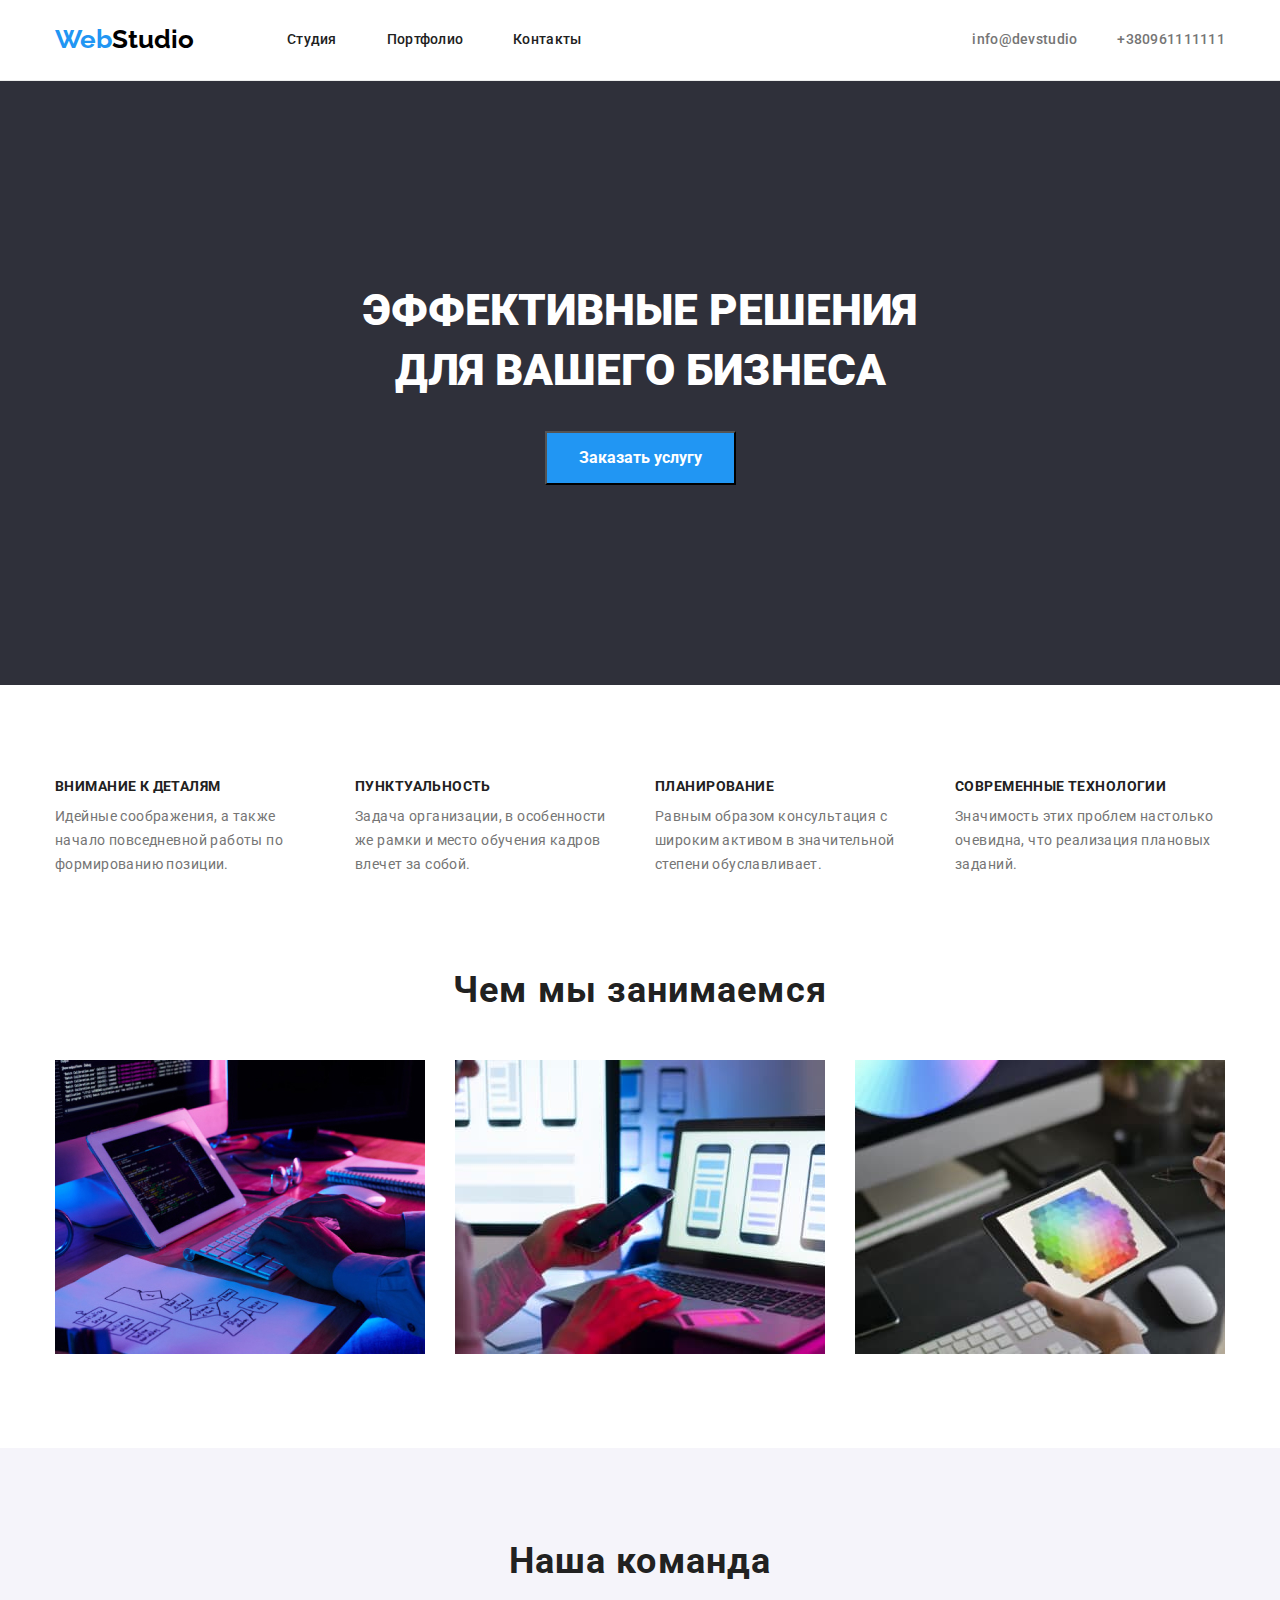
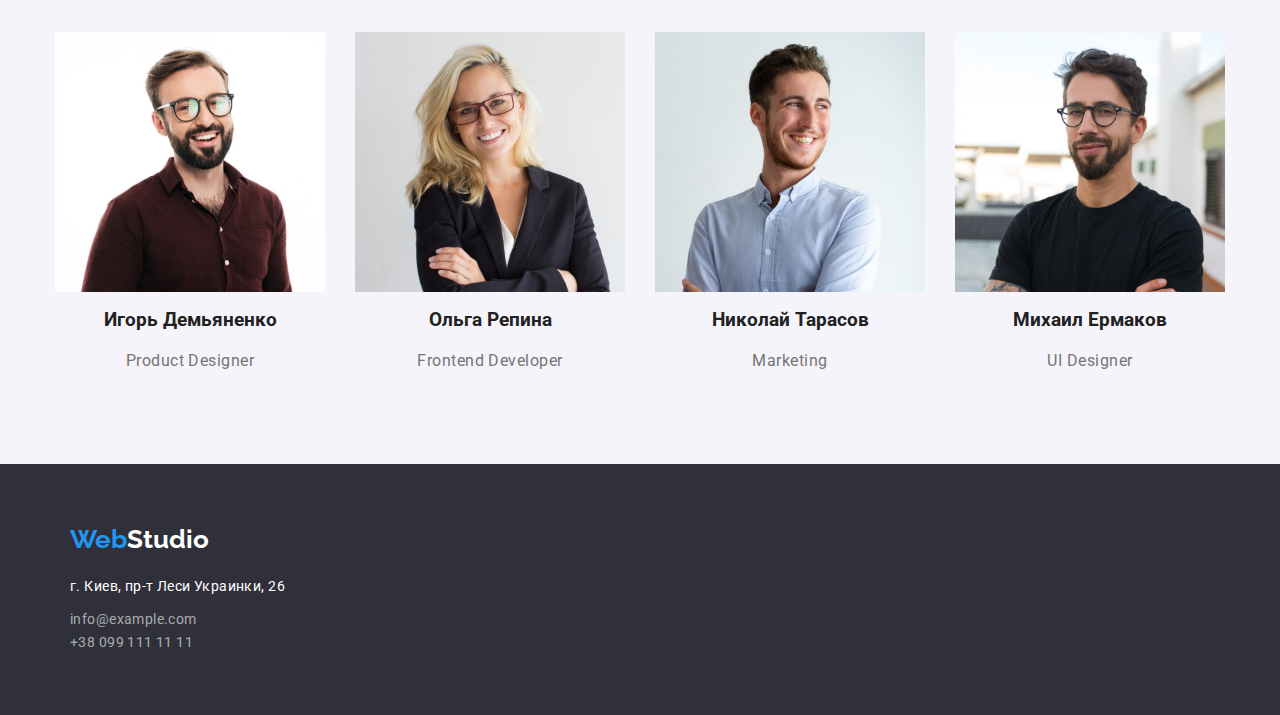
<file: index.html>
<!DOCTYPE html>
<html lang="ru">
<head>
  <meta charset="UTF-8">
  <meta name="viewport" content="width=device-width, initial-scale=1.0">
  <title>Студия</title>
  <link rel="stylesheet" href="./css/modern-normalize.css">
  <link rel="preconnect" href="https://fonts.gstatic.com">
  <link href="https://fonts.googleapis.com/css2?family=Raleway:wght@700&family=Roboto:wght@400;500;700;900&display=swap"
    rel="stylesheet">
  <link rel="stylesheet" href="./css/style.css">
</head>
<body>
  <header>
    <!-- CONTAINER -->

    <div class="container"> 

    <!-- Navigation -->

    <nav class="nav">
    <a href="" class="nav-a">Web<span class="nav-span">Studio</span></a>
    <ul class="site-nav list">
      <li class="item"><a href="" class="link">Студия</a></li>
      <li class="item"><a href="./portfolio.html" class="link">Портфолио</a></li>
      <li class="item"><a href="" class="link">Контакты</a></li>
    </ul>
    
    <ul class="auth-nav list">
      <li>
        <a href="mailto:info@devstudio.com" class="link">info@devstudio</a>
      </li>
      <li><a href="tel:+380961111111" class="link">+380961111111</a>
      </li>
    </ul>
    </nav>
    </div>
   
  </header>
  <main>

    <!-- Hero -->

    <section class="hero">

      <h1 class="hero-title">ЭФФЕКТИВНЫЕ РЕШЕНИЯ<br> ДЛЯ ВАШЕГО БИЗНЕСА</h1>
      <button type="button" class="button">Заказать услугу</button>

    </section>

<!-- Advantages -->

<!-- CONTAINER -->

       
      

    <section class="advantages">

       <div class="container">

      <ul class="advantages-list">
        <li class="item">
        <h3 class="advantages-title">ВНИМАНИЕ К ДЕТАЛЯМ</h3>
        <p class="advantages-text">Идейные соображения, а также начало повседневной работы по формированию позиции.</p>
      </li>
        <li class="item">
          <h3 class="advantages-title">ПУНКТУАЛЬНОСТЬ</h3>
          <p class="advantages-text">Задача организации, в особенности же рамки и место обучения кадров влечет за собой.</p>
        </li>
        <li class="item">
          <h3 class="advantages-title">ПЛАНИРОВАНИЕ</h3>
          <p class="advantages-text">Равным образом консультация с широким активом в значительной степени обуславливает.</p>
        </li>
        <li class="item">
          <h3 class="advantages-title">СОВРЕМЕННЫЕ ТЕХНОЛОГИИ</h3>
          <p class="advantages-text">Значимость этих проблем настолько очевидна, что реализация плановых заданий.</p>
        </li>
      </ul>

       </div>
       
    </section>
      

    <!-- Work -->


    <section class="work" >

      <div class="container">

      <h2 class="title-h">Чем мы занимаемся</h2>

      <ul class="work-list">
        <li class="item">
          <img class="img" src="./images/box1(1).jpg" alt="руки набирают текст" width="370">
        </li>
        <li class="item">
          <img class="img" src="./images/box2(1).jpg" alt="в левой руке телефон" width="370" height="294">
        </li>
        <li class="item">
          <img class="img" src="./images/box3(1).jpg" alt="рука держит планшет" width="370" height="294">
        </li>
      </ul>
      </div>
    </section>

    <!-- Team -->

    <section class="team">
      <div class="container">
      <h2 class="title-team">Наша команда</h2>

      <ul class="team-list">
        <li class="item">
          <img src="./images/teamcard1.jpg" alt="Игорь Демьяненко" width="270" height="260">
          <h3 class="title">Игорь Демьяненко</h3>
          <p class="team-text">Product Designer</p>
        </li>
        <li class="item">
          <img src="./images/teamcard2.jpg" alt="Ольга Репина" width="270" height="260">
          <h3 class="title">Ольга Репина</h3>
          <p class="team-text">Frontend Developer</p>
        </li>
        <li class="item">
          <img src="./images/teamcard3.jpg" alt="Николай Тарасов" width="270" height="260">
          <h3 class="title">Николай Тарасов</h3>
          <p class="team-text">Marketing</p>
        </li>
        <li class="item">
          <img src="./images/teamcard4.jpg" alt="Михаил Ермаков" width="270" height="260">
          <h3 class="title">Михаил Ермаков</h3>
          <p class="team-text">UI Designer</p>
        </li>
      </ul>
      </div>
    </section>

  </main>
  
  <footer class="futer-nav">

    <div class="container">

    <div class="futer-logo">
    <a href="" class="futer-a">Web<span class="futer-span">Studio</span></a>
    </div>

  <address>

        <p class="futer-address">г. Киев, пр-т Леси Украинки, 26</p>
      
    <ul class="futer-list">
      <li>
        <a href="mailto:info@example.com" class="link">info@example.com</a>
      </li>
      <li>
        <a href="tel:+380991111111" class="link">+38 099 111 11 11</a>
      </li>
    </ul>
  </address>  

    </div>

  </footer>
  
  
</body>
</html>
</file>
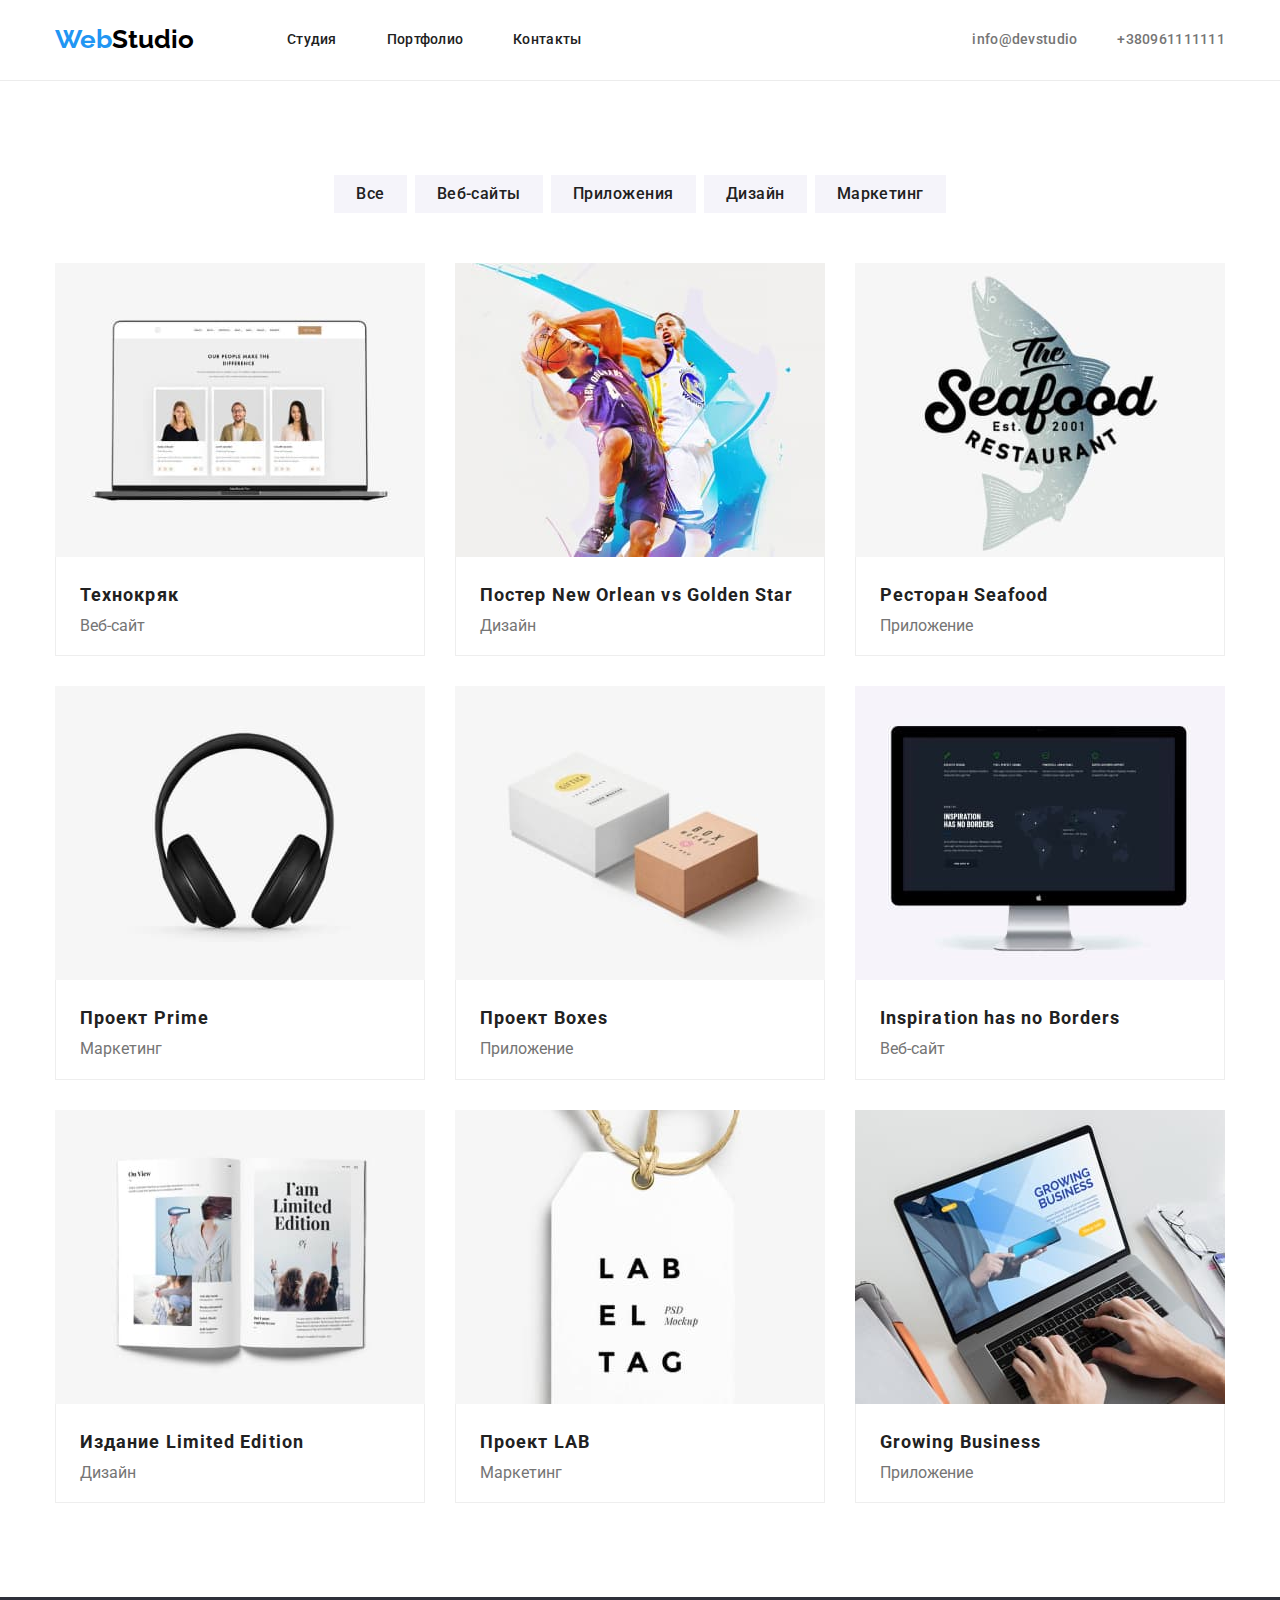
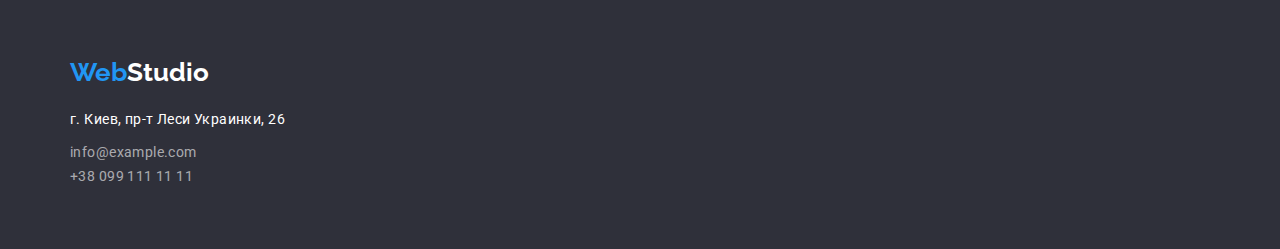
<file: portfolio.html>
<!DOCTYPE html>
<html lang="ru">
<head>
    <meta charset="UTF-8">
    <meta name="viewport" content="width=device-width, initial-scale=1.0">
    <title>Портфолио</title>
    <link rel="stylesheet" href="./css/modern-normalize.css">
<link rel="preconnect" href="https://fonts.gstatic.com">
<link href="https://fonts.googleapis.com/css2?family=Raleway:wght@700&family=Roboto:wght@400;500;700;900&display=swap"
    rel="stylesheet">
    <link rel="stylesheet" href="./css/style.css">
</head>
<body>
    <header>
        <div class="container">
        <nav class="nav">
            <a href="" class="nav-a">Web<span class="nav-span">Studio</span></a>
            <ul class="site-nav list" >
                <li class="item"><a href="./index.html" class="link">Студия</a></li>
                <li class="item"><a href="" class="link">Портфолио</a></li>
                <li class="item"><a href="" class="link">Контакты</a></li>
            </ul>
        
        <ul class="auth-nav list">
            <li>
                <a href="mailto:info@devstudio.com" class="link">info@devstudio</a>
            </li>
            <li><a href="tel:+380961111111" class="link">+380961111111</a>
            </li>
        </ul>
        </nav>
        </div>
    
    </header>
    <main>
        
        <section class="card-button">
             
        <div class="container">


            <ul class="button-list">
                <li class="item-button">
                    <button type="button" class="filtr-button">Все</button>

                </li>
                <li class="item-button">
                    <button type="button" class="filtr-button">Веб-сайты</button>

                </li>
                <li class="item-button"><button type="button" class="filtr-button">Приложения</button>


                </li>
                <li class="item-button">
                    <button type="button" class="filtr-button">Дизайн</button>

                </li>
                <li class="item-button">
                    <button type="button" class="filtr-button">Маркетинг</button>

                </li>
            </ul>

            


         

            <!-- Карточки -->


            
            <ul class="card-set">
                <li class="item-card">
                    <article class="card-tumb">
                        <div class="card-tumb">
                    <img src="./images/img1.jpg" alt="ноутбук" width="370">
                        </div>
                        <div class="card-content">
                    <h2 class="title-cards">Технокряк</h2>
                    <p class="text-cards">Веб-сайт</p>
                        </div>
                    </article>
                </li>

                <li class="item-card">
                    <article class="card">
                        <div class="card-tumb">
                    <img src="./images/img2.jpg" alt="баскетбол" width="370">
                        </div>
                        <div class="card-content">
                    <h2 class="title-cards">Постер New Orlean vs Golden Star</h2>
                    <p class="text-cards">Дизайн</p>
                        </div>
                    </article>
                </li>

                <li class="item-card">
                    <article class="card">
                        <div class="card-tumb">
                    <img src="./images/img3.jpg" alt="рыба" width="370">
                        </div>
                        <div class="card-content">
                    <h2 class="title-cards">Ресторан Seafood</h2>
                    <p class="text-cards">Приложение</p>
                        </div>
                    </article>
                </li>

                <li class="item-card">
                    <article class="card">
                        <div class="card-tumb">
                    <img src="./images/img4.jpg" alt="наушники" width="370">
                        </div>
                        <div class="card-content">
                    <h2 class="title-cards">Проект Prime</h2>
                    <p class="text-cards">Маркетинг</p>
                        </div>
                    </article>

                </li>

                <li class="item-card">
                    <article class="card">
                        <div class="card-tumb">
                    <img src="./images/img5.jpg" alt="коробочки" width="370">
                        </div>
                        <div class="card-content">
                    <h2 class="title-cards">Проект Boxes</h2>
                    <p class="text-cards">Приложение</p>
                        </div>
                    </article>
                    </li>

                <li class="item-card">
                    <article class="card">
                        <div class="card-tumb">
                    <img src="./images/img6.jpg" alt="монитор" width="370">
                        </div>
                        <div class="card-content">
                    <h2 class="title-cards">Inspiration has no Borders</h2>
                    <p class="text-cards">Веб-сайт</p>
                        </div>
                    </article>
                </li>

                <li class="item-card">
                    <article class="card">
                        <div class="card-tumb">
                    <img src="./images/img7.jpg" alt="книга" width="370">
                        </div>
                        <div class="card-content">
                    <h2 class="title-cards">Издание Limited Edition</h2>
                    <p class="text-cards">Дизайн</p>
                        </div>
                    </article>
                </li>

                <li class="item-card">
                    <article class="card">
                        <div class="card-tumb">
                    <img src="./images/img8.jpg" alt="этикетка" width="370">
                        </div>
                        <div class="card-content">
                    <h2 class="title-cards">Проект LAB</h2>
                    <p class="text-cards">Маркетинг</p>
                        </div>
                    </article>
                </li>

                <li class="item-card">
                    <article class="card">
                        <div class="card-tumb">
                    <img src="./images/img9.jpg" alt="руки печатают" width="370">
                        </div>
                        <div class="card-content">
                    <h2 class="title-cards">Growing Business</h2>
                    <p class="text-cards">Приложение</p>
                        </div>
                    </article>
                </li>

            </ul>

        </div>
            
        </section>
        

    </main>

    
    <footer class="futer-nav">

        <div class="container">

        <div class="futer-logo">
        <a href="" class="futer-a">Web<span class="futer-span">Studio</span></a>
        </div>

        <address>

            <p class="futer-address">г. Киев, пр-т Леси Украинки, 26</p>
    
            <ul class="futer-list">
                <li>
                    <a href="mailto:info@example.com" class="link">info@example.com</a>
                </li>
                <li>
                    <a href="tel:+380991111111" class="link">+38 099 111 11 11</a>
                </li>
            </ul>
        </address>

        </div>
        
    </footer>
   
    
</body>
</html>
</file>
<file: css/style.css>
:root {
  --white-text: rgba(255,255,255,1);
  --white-text-op: rgba(255, 255, 255, 0.6);


  --black-text: rgba(33, 33, 33, 1);
  --black-text-logo: rgba(0, 0, 0, 1);
  --black-background: rgba(47, 48, 58, 1);


  
  --blue-text: rgba(33, 150, 243, 1);


  --grey-text: rgba(117, 117, 117, 1);
  --grey-background: rgba(245, 244, 250, 1);


  --card-set-gap: 30px;

}

html {
  box-sizing: border-box;
}

*,
*::before,
*::after {
  box-sizing: inherit;
}

h1,
h2,
p {
  margin: 0;

}

p {
  color: var(--grey-text); 
  
}

ul {
  list-style: none; 
}

body {
  font-family: Roboto, sans-serif;

}

img {
  display: block;
  max-width: 100%;
}

header {
  border-bottom: 1px solid rgba(236, 236, 236, 1);
}

/* CONTAINER */

.container {
  width: 1200px;
  padding-left: 15px;
  padding-right: 15px;
  margin-left: auto;
  margin-right: auto;

  /* border: solid red; */
}

.nav,
.site-nav,
.auth-nav  {
  display: flex;
}


.nav {
  justify-content: space-between;
  align-items: center;
  padding-top: 24px;
  padding-bottom: 25px;
  

}

.site-nav {
  padding: 0;
  margin-left: 93px;
  margin-top: 0;
  margin-bottom: 0;
}

.site-nav .item + .item {
  margin-left: 50px;
  
}

.auth-nav {
  margin-left: auto;
  margin-top: 0;
  margin-bottom: 0;
}

.auth-nav li:not(:last-child) {
  margin-right: 40px;
}

.title {
  color: var(--black-text);
}

/* Site nav */


.nav-a,
.nav-span {
  font-family: Raleway, sans-serif;
  font-style: normal;
  font-weight: bold;
  font-size: 26px;
  line-height: 1.2;
  text-decoration: none;
}

nav .link {
  font-weight: 500;
  font-size: 14px;
  line-height: 1.14;
  letter-spacing: 0.02em;

  text-decoration: none;

}

.nav-a,
.futer-a {
  color: var(--blue-text);
}

.nav-span {
  color: var(--black-text-logo);
}

.site-nav .link {
  
  color: var(--black-text);

}

.site-nav .link:hover, 
.site-nav .link:focus {
  color: var(--blue-text);
}

.auth-nav .link {
  color: var(--grey-text);

  font-weight: 500;
  font-size: 14px;
  line-height: 1.14;
  letter-spacing: 0.02em;

  text-decoration: none;

}

.auth-nav .link:hover,
.auth-nav .link:focus {
  color: var(--blue-text);
}

/* Hero */

.hero {
  background-color: var(--black-background);
  text-align: center;
  padding-top: 200px;
  padding-bottom: 200px;
}

.hero .hero-title {
  margin: 0;
  padding-top: 0px;
  padding-bottom: 30px;


  color: var(--white-text);

  font-weight: 900;
  font-size: 44px;
  line-height: 1.36;
}

.button {

  padding: 10px 32px;

  margin-bottom: 0px;


  color: var(--white-text);
  background-color: var(--blue-text);

  font-family: Roboto, sans-serif;
  font-style: normal;
  font-weight: bold;
  font-size: 16px;
  line-height: 1.87;
}

.filtr-button {
  color: var(--black-text);
  background-color: var(--grey-background); 
  font-family: Roboto, sans-serif;
  font-weight: 500;
  font-size: 16px;
  line-height: 1.6;
  letter-spacing: 0.03em;
  text-align: center;

  padding: 6px 22px;
  border: none;

}

.filtr-button:hover,
.filtr-button:focus {
  color: var(--white-text);
  background-color: var(--blue-text);
}

/* Advantages */

.advantages {
  padding-top: 94px;
  padding-bottom: 94px;
}


.advantages-list {
  display: flex;
  flex-wrap: wrap;
  padding: 0;
  margin-top: 0;
  margin-bottom: 0;
  
  justify-content: space-between;
}

.advantages-list .item {
  width: 270px;
  
}

.advantages-list  .item:not(:last-child) {

  margin-right: 30px;

}

.advantages-text {
  margin: 0;
}

.advantages-title {
  margin-top: 0;
  margin-bottom: 10px;
}

.advantages .advantages-title {
  color: var(--black-text);

  font-weight: bold;
  font-size: 14px;
  line-height: 1.14;
  letter-spacing: 0.03em;
}

.advantages-text {
  font-weight: normal;
  font-size: 14px;
  line-height: 1.71;
  letter-spacing: 0.03em;
}

/* WORK */

.work {
  padding-bottom: 94px;
}

.title-h,
.work-list {
  display: flex;
}

.work-list {
  justify-content: space-between;
  padding: 0;
  margin-top: 0 ;
  margin-bottom: 0px;
}

.work-list .item:not(:last-child) {
  margin-right: 30px;
}

.title-h {

  justify-content: center;
  margin-top: 0;
  margin-bottom: 50px;

  color: var(--black-text);

  font-weight: bold;
  font-size: 36px;
  line-height: 1.1;
  letter-spacing: 0.03em;
}

/* Team */

.team {
  background-color: var(--grey-background);
  padding-bottom: 94px;
  padding-top: 94px;
}

.title-team,
.team-list {
  display: flex;
  
}

.container .title-team {
  justify-content: center;

  margin-top: 0;
  padding-top: 0px;
  margin-bottom: 50px;

  
}

.team-list {
  padding-bottom: 0px;
  padding-left: 0;
  justify-content: space-between;
  margin-top: 0;
  margin-bottom: 0;
}

.team-list .item:not(:last-child){
  margin-right: 30px;
}

.team .title-team {
  color: var(--black-text);
  

  font-weight: bold;
  font-size: 36px;
  line-height: 1.1;
  letter-spacing: 0.03em;
}


.team .team-text {
  font-weight: normal;
  font-size: 16px;
  line-height: 1.19;
  letter-spacing: 0.03em;
}

.title,
.team-text {
  text-align: center;
}

/* Cards */

.card-button {
  padding: 94px 0;

}

.button-list,
.card-set {
  display: flex;
}

.card-set {
  flex-wrap: wrap;
  padding: 0;
  margin: 0;

  margin-left: calc( -1 * var(--card-set-gap));
  margin-top: calc( -1 * var(--card-set-gap));
  
}

.card-tumb {
  width: 370px;
  height: 294px;
}

.card-set .item-card {

  /* outline: 1px solid teal; */

  flex-basis: calc(100% / 3 - var(--card-set-gap));

  margin-left: var(--card-set-gap);
  margin-top: var(--card-set-gap);
}

.card-content {
  padding: 20px 24px;
  border: 1px solid rgba(238, 238, 238, 1) ;
  border-top: 0;

}

.button-list {
  margin-top: 0px;
  margin-bottom: 50px;
  justify-content: center;
  padding-left: 0;
}

.button-list .item-button:not(:last-child) {
  margin-right: 8px;
  
}


.title-cards {
  color: var(--black-text);

  font-family: Roboto, sans-serif;
  
  font-weight: bold;
  font-size: 18px;
  line-height: 2;
  letter-spacing: 0.06em;
  margin-bottom: 4px;

}

h2 .text-cards {
  font-family: Roboto, sans-serif;
  font-style: normal;
  font-weight: normal;
  font-size: 16px;
  line-height: 1.88;
  letter-spacing: 0.03em;
}

/* Futer */

.futer-nav {
  padding-top: 60px;
  padding-bottom: 60px;
}


.futer-address {
  display: flex;
}

.futer-logo {
  
  padding-left: 15px;
}

.futer-address {
  margin-top: 20px;
  margin-bottom: 9px;
  padding-left: 15px;
}

.futer-list {
  margin-top: 0;
  margin-bottom: 0;
  padding-left: 15px;
  
}


.futer-span {
  color: var(--white-text); 

}


.futer-nav {
  background-color: var(--black-background);
}

.futer-address {
  color: var(--white-text);

  font-weight: normal;
  font-size: 14px;
  line-height: 1.7;
  letter-spacing: 0.03em;

}

.futer-nav .link {
  color: var(--white-text-op);

  font-weight: normal;
  font-size: 14px;
  line-height: 1.7;
  letter-spacing: 0.03em;

  text-decoration: none;
}

.futer-nav .link:hover,
.futer-nav .link:focus {
  color: var(--blue-text);
}

.futer-span {
  font-family: Raleway, sans-serif;
  font-style: normal;
  font-weight: bold;
  font-size: 26px;
  line-height: 1.2;
  text-decoration: none;


}

.futer-nav .futer-a {
  font-family: Raleway, sans-serif;
  font-style: normal;
  font-weight: bold;
  font-size: 26px;
  line-height: 1.2;
  text-decoration: none;
  
}
</file>
